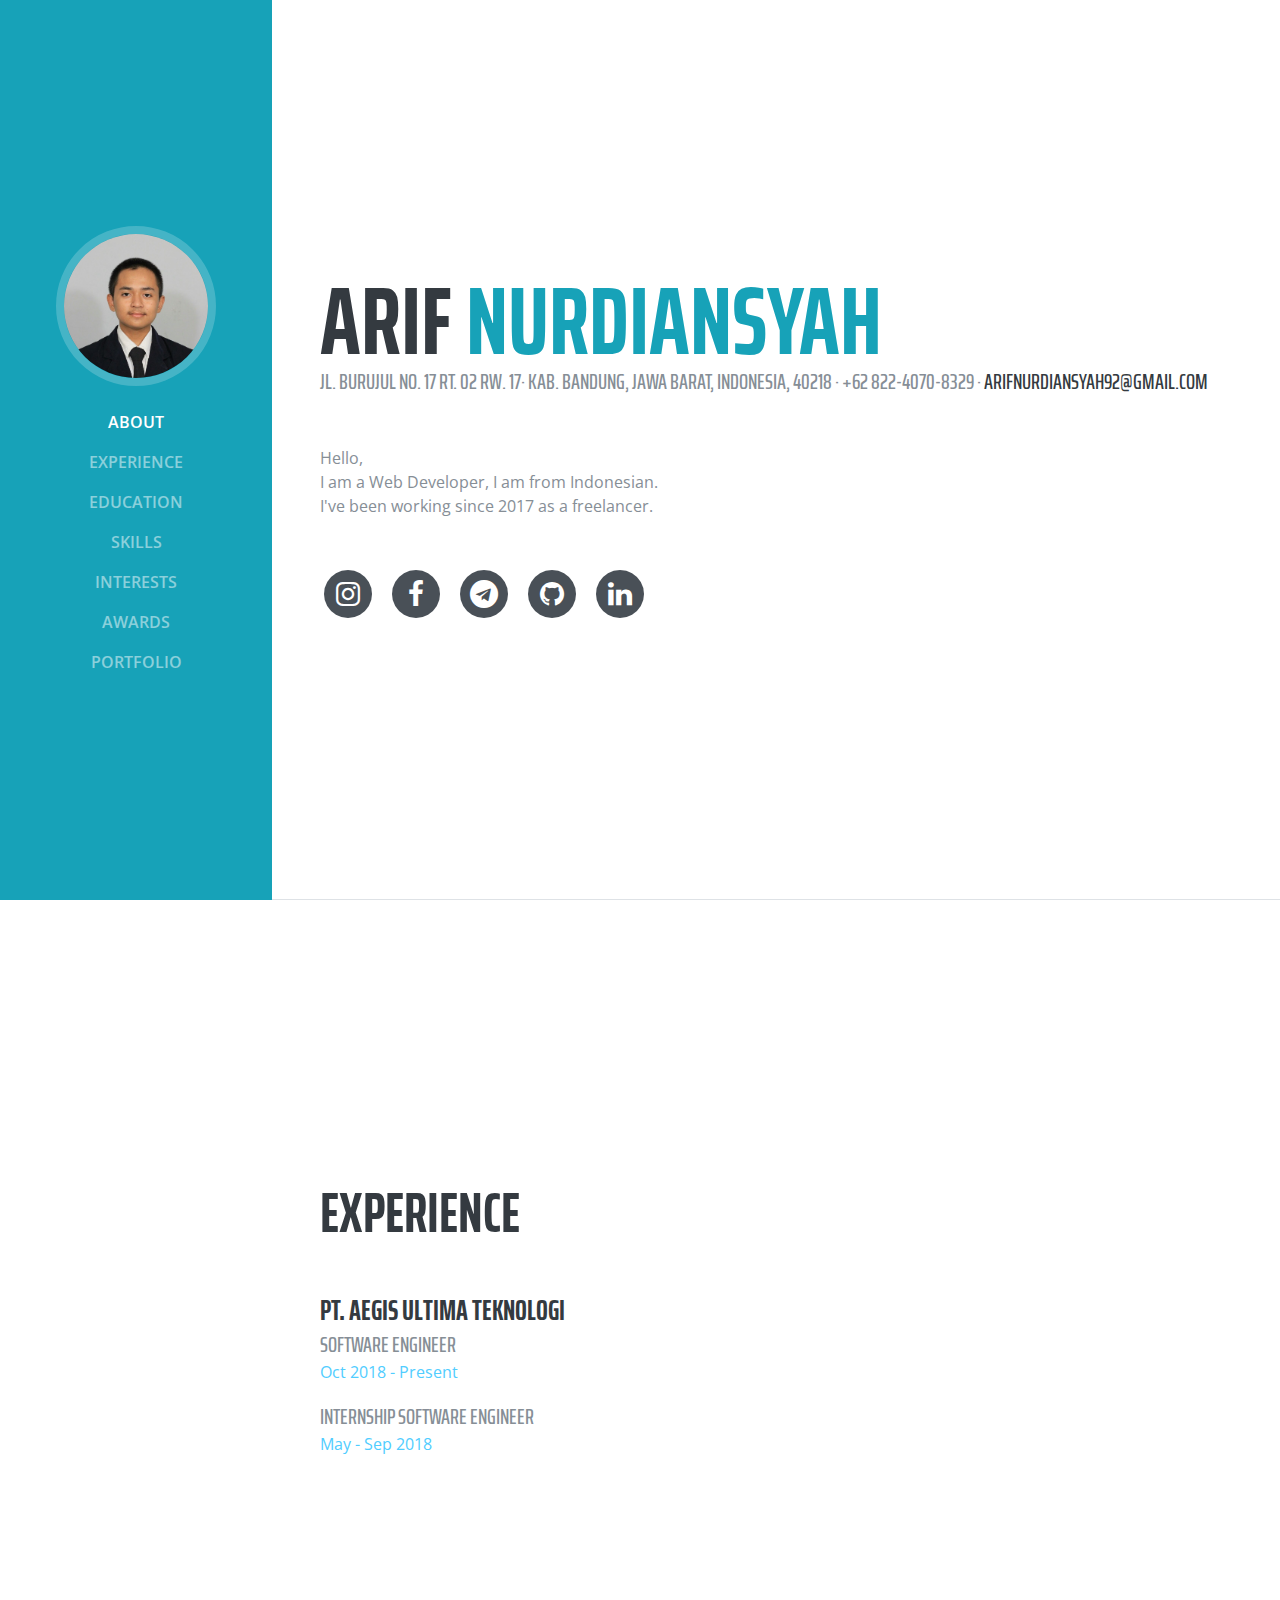
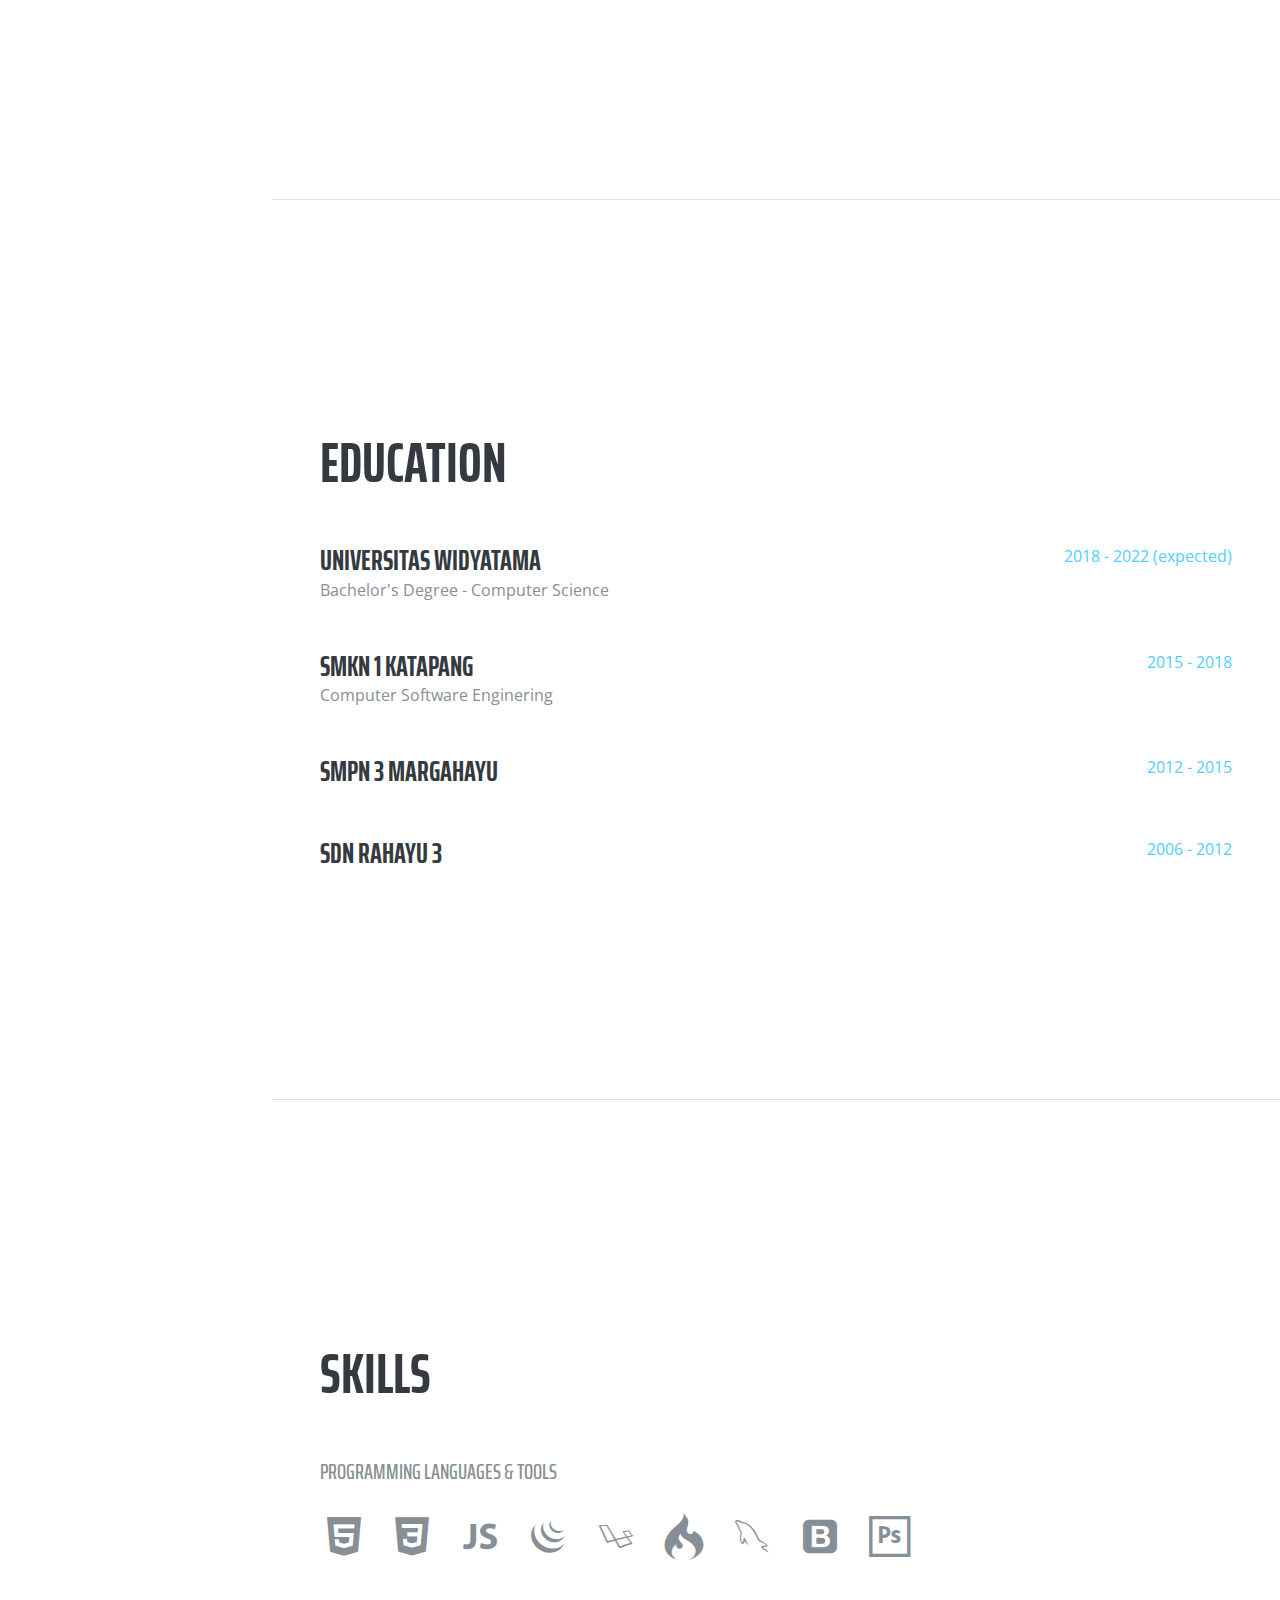
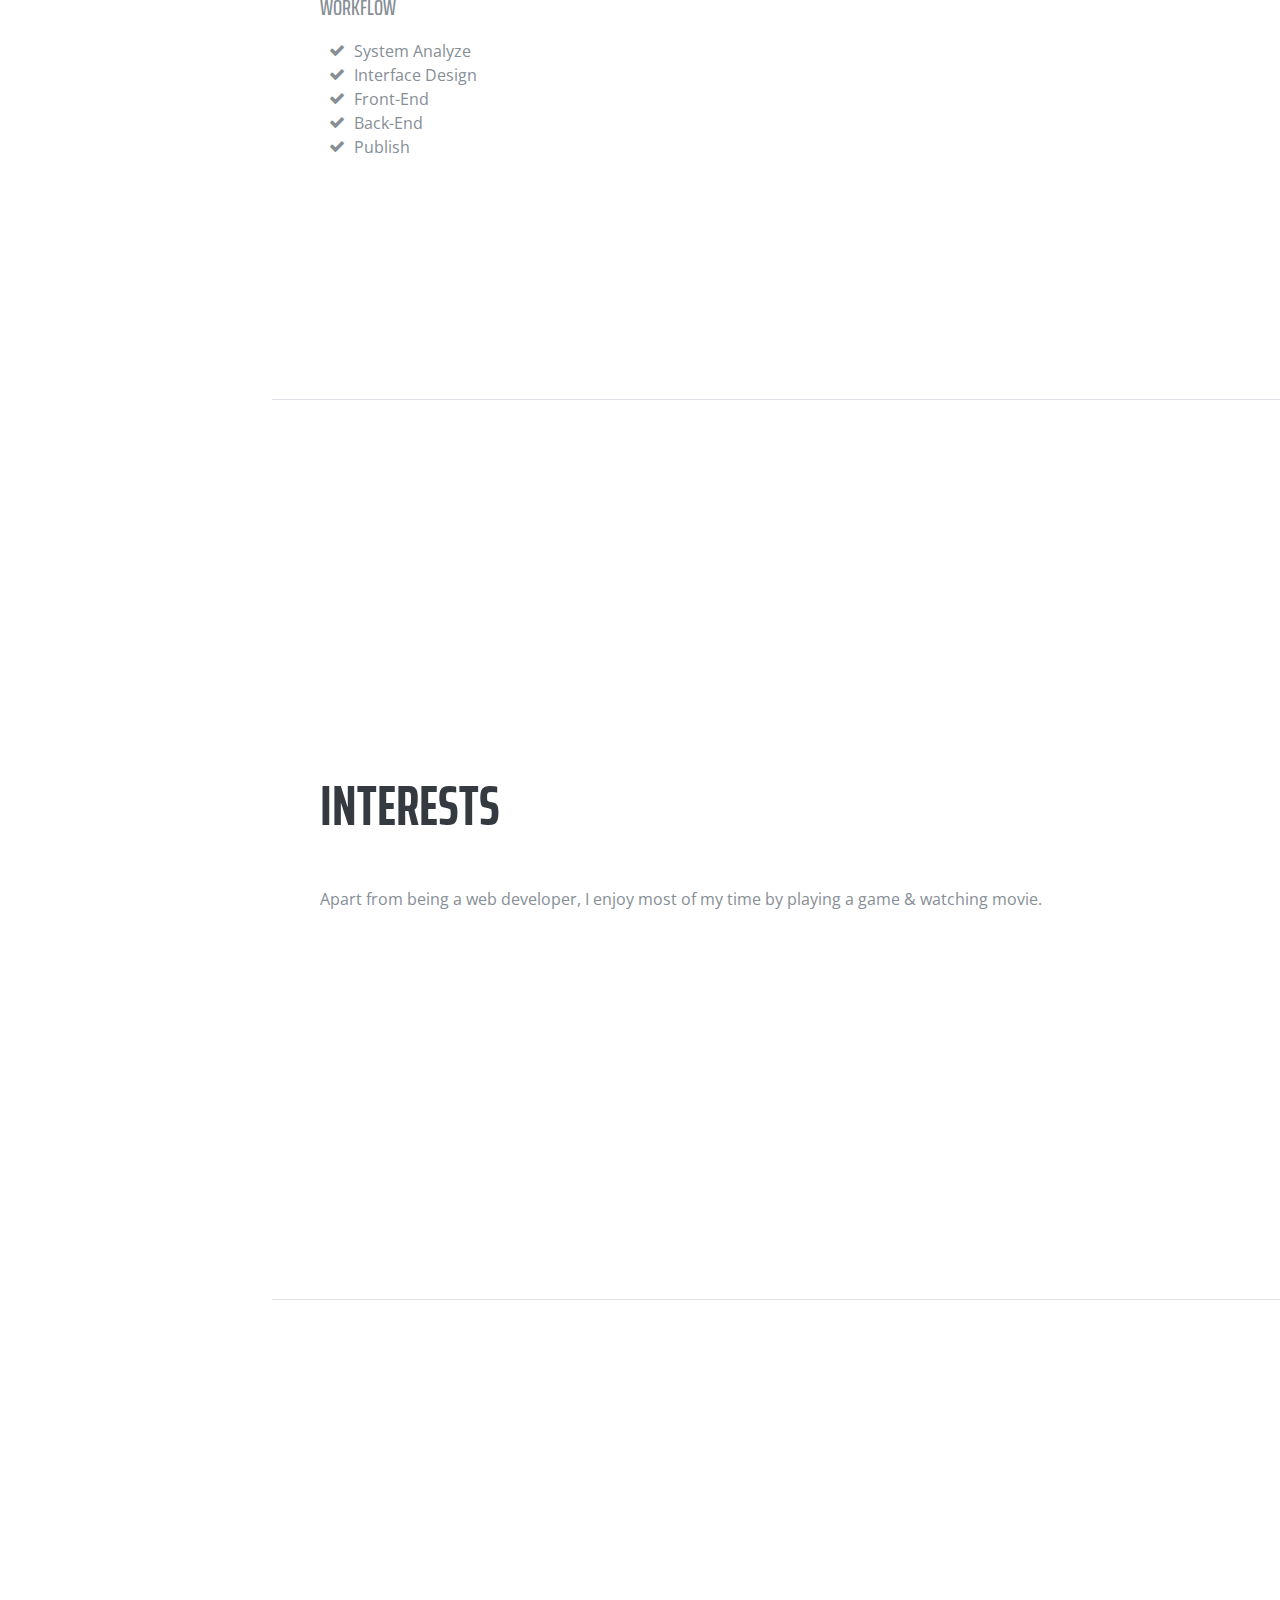
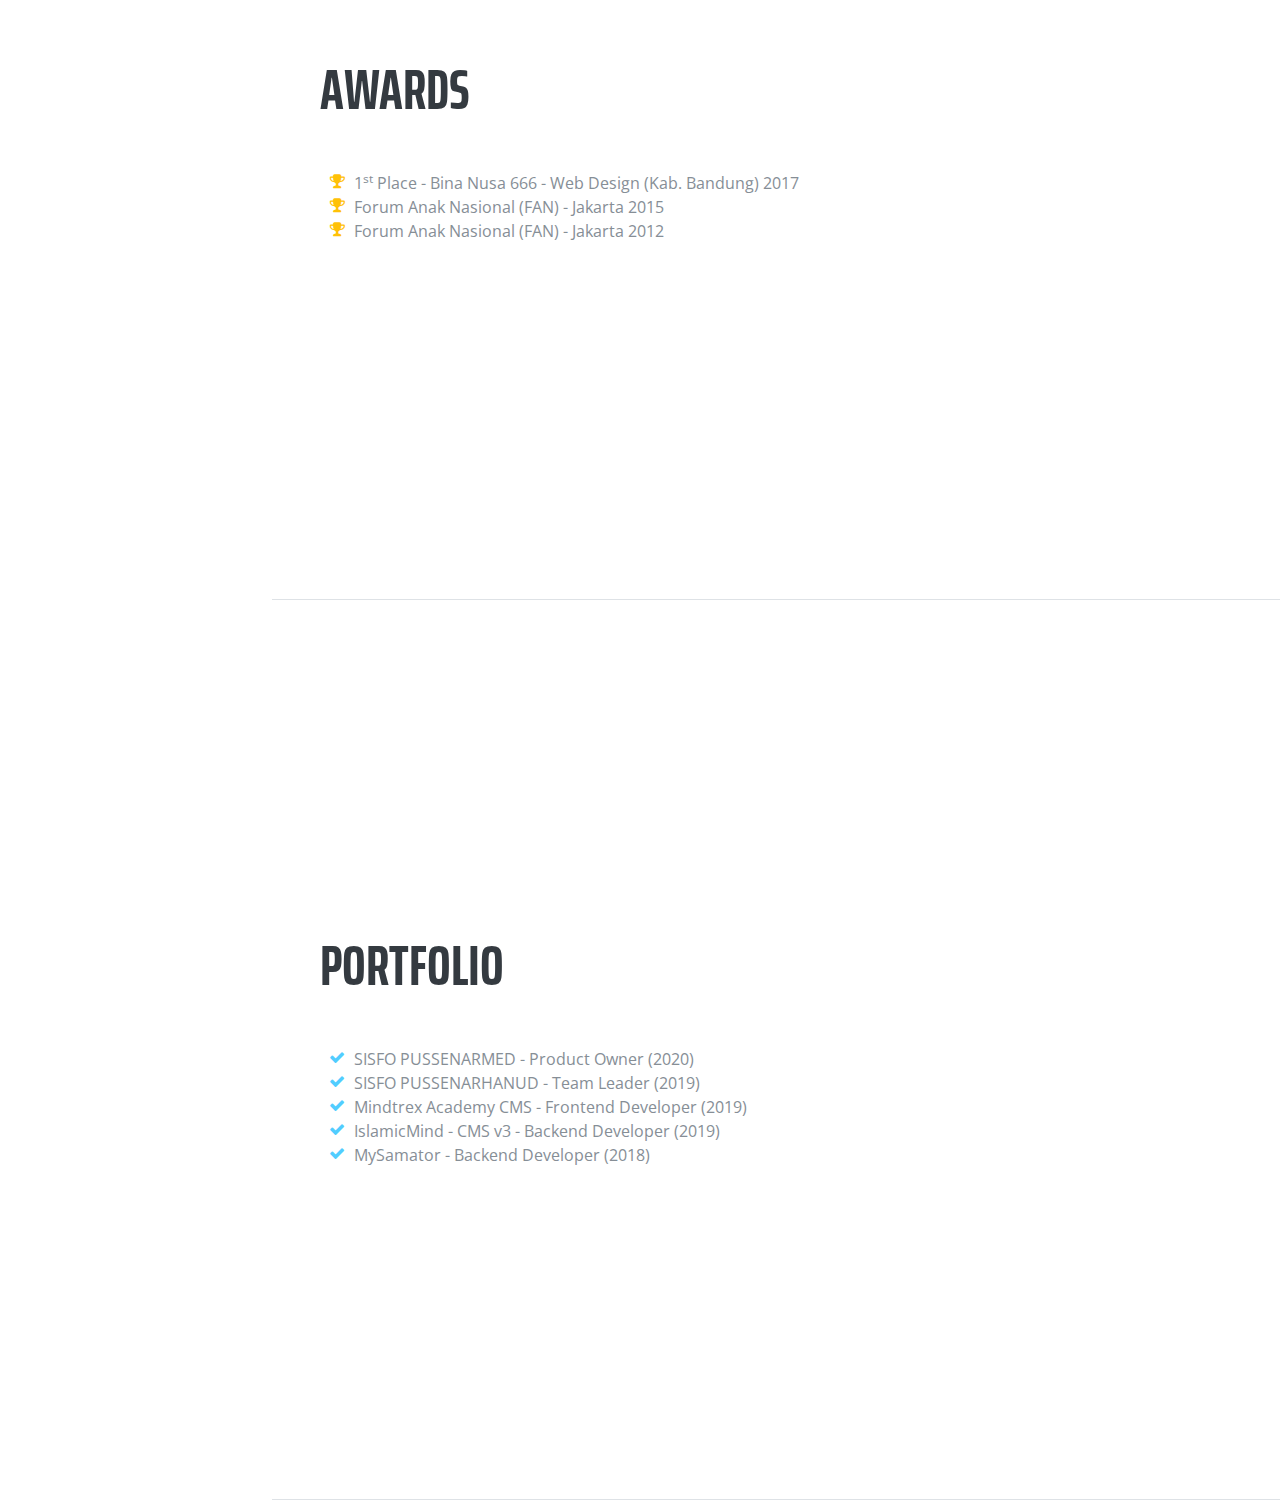
<file: index.html>
<!DOCTYPE html>
<html lang="en">
  <head>
    <meta charset="utf-8" />
    <meta
      name="viewport"
      content="width=device-width, initial-scale=1, shrink-to-fit=no"
    />
    <meta name="description" content="" />
    <meta name="author" content="" />

    <title>Arif Nurdiansyah - Web Developer</title>

    <!-- Bootstrap core CSS -->
    <link href="vendor/bootstrap/css/bootstrap.min.css" rel="stylesheet" />

    <!-- Custom fonts for this template -->
    <link
      href="https://fonts.googleapis.com/css?family=Saira+Extra+Condensed:100,200,300,400,500,600,700,800,900"
      rel="stylesheet"
    />
    <link
      href="https://fonts.googleapis.com/css?family=Open+Sans:300,300i,400,400i,600,600i,700,700i,800,800i"
      rel="stylesheet"
    />
    <link
      href="vendor/font-awesome/css/font-awesome.min.css"
      rel="stylesheet"
    />
    <link href="vendor/devicons/css/devicons.min.css" rel="stylesheet" />
    <link
      href="vendor/simple-line-icons/css/simple-line-icons.css"
      rel="stylesheet"
    />

    <!-- Custom styles for this template -->
    <link href="css/resume.min.css" rel="stylesheet" />
  </head>

  <body id="page-top">
    <nav
      class="navbar navbar-expand-lg navbar-dark bg-info fixed-top"
      id="sideNav"
    >
      <a class="navbar-brand js-scroll-trigger" href="#page-top">
        <span class="d-none d-lg-block">
          <img
            class="img-fluid img-profile rounded-circle mx-auto mb-2"
            src="img/profile.jpg"
            alt=""
          />
        </span>
      </a>
      <button
        class="navbar-toggler"
        type="button"
        data-toggle="collapse"
        data-target="#navbarSupportedContent"
        aria-controls="navbarSupportedContent"
        aria-expanded="false"
        aria-label="Toggle navigation"
      >
        <span class="navbar-toggler-icon"></span>
      </button>
      <div class="collapse navbar-collapse" id="navbarSupportedContent">
        <ul class="navbar-nav">
          <li class="nav-item">
            <a class="nav-link js-scroll-trigger" href="#about">About</a>
          </li>
          <li class="nav-item">
            <a class="nav-link js-scroll-trigger" href="#experience"
              >Experience</a
            >
          </li>
          <li class="nav-item">
            <a class="nav-link js-scroll-trigger" href="#education"
              >Education</a
            >
          </li>
          <li class="nav-item">
            <a class="nav-link js-scroll-trigger" href="#skills">Skills</a>
          </li>
          <li class="nav-item">
            <a class="nav-link js-scroll-trigger" href="#interests"
              >Interests</a
            >
          </li>
          <li class="nav-item">
            <a class="nav-link js-scroll-trigger" href="#awards">Awards</a>
          </li>
          <li class="nav-item">
            <a class="nav-link js-scroll-trigger" href="#portfolio"
              >Portfolio</a
            >
          </li>
        </ul>
      </div>
    </nav>

    <div class="container-fluid p-0">
      <section class="resume-section p-3 p-lg-5 d-flex d-column" id="about">
        <div class="my-auto">
          <h1 class="mb-0">
            Arif
            <span class="text-info">Nurdiansyah</span>
          </h1>
          <div class="subheading mb-5">
            Jl. Burujul No. 17 RT. 02 RW. 17· Kab. Bandung, Jawa Barat,
            Indonesia, 40218 · +62 822-4070-8329 ·
            <a href="mailto:name@email.com" class="text-dark"
              >arifnurdiansyah92@gmail.com</a
            >
          </div>
          <p class="mb-5">
            Hello,
            <br />
            I am a Web Developer, I am from Indonesian. <br />
            I've been working since 2017 as a freelancer.
          </p>
          <ul class="list-inline list-social-icons mb-0">
            <li class="list-inline-item">
              <a
                href="https://www.instagram.com/codingforbabies"
                target="_blank"
              >
                <span class="fa-stack fa-lg">
                  <i class="fa fa-circle fa-stack-2x"></i>
                  <i class="fa fa-instagram fa-stack-1x fa-inverse"></i>
                </span>
              </a>
            </li>
            <li class="list-inline-item">
              <a href="https://web.facebook.com/arifn.27" target="_blank">
                <span class="fa-stack fa-lg">
                  <i class="fa fa-circle fa-stack-2x"></i>
                  <i class="fa fa-facebook fa-stack-1x fa-inverse"></i>
                </span>
              </a>
            </li>
            <li class="list-inline-item">
              <a href="https://t.me/ANDev" target="_blank">
                <span class="fa-stack fa-lg">
                  <i class="fa fa-circle fa-stack-2x"></i>
                  <i class="fa fa-telegram fa-stack-1x fa-inverse"></i>
                </span>
              </a>
            </li>
            <li class="list-inline-item">
              <a href="https://github.com/arifnurdiansyah92/" target="_blank">
                <span class="fa-stack fa-lg">
                  <i class="fa fa-circle fa-stack-2x"></i>
                  <i class="fa fa-github fa-stack-1x fa-inverse"></i>
                </span>
              </a>
            </li>
            <li class="list-inline-item">
              <a
                href="https://www.linkedin.com/in/arif-nurdiansyah-016790165/"
                target="_blank"
              >
                <span class="fa-stack fa-lg">
                  <i class="fa fa-circle fa-stack-2x"></i>
                  <i class="fa fa-linkedin fa-stack-1x fa-inverse"></i>
                </span>
              </a>
            </li>
          </ul>
        </div>
      </section>

      <section
        class="resume-section p-3 p-lg-5 d-flex flex-column"
        id="experience"
      >
        <div class="my-auto">
          <h2 class="mb-5">Experience</h2>

          <div class="resume-item d-flex flex-column flex-md-row mb-5">
            <div class="resume-content mr-auto">
              <h3 class="mb-0">PT. Aegis Ultima Teknologi</h3>
              <div class="mb-3">
                <div class="subheading">Software Engineer</div>
                <span class="text-primary">Oct 2018 - Present</span>
              </div>
              <div class="mb-3">
                <div class="subheading">Internship Software Engineer</div>
                <span class="text-primary">May - Sep 2018</span>
              </div>
            </div>
          </div>
        </div>
      </section>

      <section
        class="resume-section p-3 p-lg-5 d-flex flex-column"
        id="education"
      >
        <div class="my-auto">
          <h2 class="mb-5">Education</h2>
          <div class="resume-item d-flex flex-column flex-md-row mb-5">
            <div class="resume-content mr-auto">
              <h3 class="mb-0">Universitas Widyatama</h3>
              <div>Bachelor's Degree - Computer Science</div>
            </div>
            <div class="resume-date text-md-right">
              <span class="text-primary">2018 - 2022 (expected)</span>
            </div>
          </div>
          <div class="resume-item d-flex flex-column flex-md-row mb-5">
            <div class="resume-content mr-auto">
              <h3 class="mb-0">SMKN 1 Katapang</h3>
              <div>Computer Software Enginering</div>
            </div>
            <div class="resume-date text-md-right">
              <span class="text-primary">2015 - 2018</span>
            </div>
          </div>
          <div class="resume-item d-flex flex-column flex-md-row mb-5">
            <div class="resume-content mr-auto">
              <h3 class="mb-0">SMPN 3 Margahayu</h3>
            </div>
            <div class="resume-date text-md-right">
              <span class="text-primary">2012 - 2015</span>
            </div>
          </div>

          <div class="resume-item d-flex flex-column flex-md-row">
            <div class="resume-content mr-auto">
              <h3 class="mb-0">SDN Rahayu 3</h3>
            </div>
            <div class="resume-date text-md-right">
              <span class="text-primary">2006 - 2012</span>
            </div>
          </div>
        </div>
      </section>

      <section class="resume-section p-3 p-lg-5 d-flex flex-column" id="skills">
        <div class="my-auto">
          <h2 class="mb-5">Skills</h2>

          <div class="subheading mb-3">Programming Languages &amp; Tools</div>
          <ul class="list-inline list-icons">
            <li class="list-inline-item">
              <i class="devicons devicons-html5"></i>
            </li>
            <li class="list-inline-item">
              <i class="devicons devicons-css3"></i>
            </li>
            <li class="list-inline-item">
              <i class="devicons devicons-javascript"></i>
            </li>
            <li class="list-inline-item">
              <i class="devicons devicons-jquery"></i>
            </li>
            <li class="list-inline-item">
              <i class="devicons devicons-laravel"></i>
            </li>
            <li class="list-inline-item">
              <i class="devicons devicons-codeigniter"></i>
            </li>
            <li class="list-inline-item">
              <i class="devicons devicons-mysql"></i>
            </li>
            <li class="list-inline-item">
              <i class="devicons devicons-bootstrap"></i>
            </li>
            <li class="list-inline-item">
              <i class="devicons devicons-photoshop"></i>
            </li>
          </ul>

          <div class="subheading mb-3">Workflow</div>
          <ul class="fa-ul mb-0">
            <li>
              <i class="fa-li fa fa-check"></i>
              System Analyze
            </li>
            <li>
              <i class="fa-li fa fa-check"></i>
              Interface Design
            </li>
            <li>
              <i class="fa-li fa fa-check"></i>
              Front-End
            </li>
            <li>
              <i class="fa-li fa fa-check"></i>
              Back-End
            </li>
            <li>
              <i class="fa-li fa fa-check"></i>
              Publish
            </li>
          </ul>
        </div>
      </section>

      <section
        class="resume-section p-3 p-lg-5 d-flex flex-column"
        id="interests"
      >
        <div class="my-auto">
          <h2 class="mb-5">Interests</h2>
          <p>
            Apart from being a web developer, I enjoy most of my time by playing
            a game &amp; watching movie.
          </p>
        </div>
      </section>

      <section class="resume-section p-3 p-lg-5 d-flex flex-column" id="awards">
        <div class="my-auto">
          <h2 class="mb-5">Awards</h2>
          <ul class="fa-ul mb-0">
            <li>
              <i class="fa-li fa fa-trophy text-warning"></i>
              1<sup>st</sup> Place - Bina Nusa 666 - Web Design (Kab. Bandung)
              2017
            </li>
            <li>
              <i class="fa-li fa fa-trophy text-warning"></i>
              Forum Anak Nasional (FAN) - Jakarta 2015
            </li>
            <li>
              <i class="fa-li fa fa-trophy text-warning"></i>
              Forum Anak Nasional (FAN) - Jakarta 2012
            </li>
            <li></li>
          </ul>
        </div>
      </section>
      <section
        class="resume-section p-3 p-lg-5 d-flex flex-column"
        id="portfolio"
      >
        <div class="my-auto">
          <h2 class="mb-5">Portfolio</h2>
          <ul class="fa-ul mb-0">
            <li>
              <i class="fa-li fa fa-check text-primary"></i>
              SISFO PUSSENARMED - Product Owner (2020)
            </li>
            <li>
              <i class="fa-li fa fa-check text-primary"></i>
              SISFO PUSSENARHANUD - Team Leader (2019)
            </li>
            <li>
              <i class="fa-li fa fa-check text-primary"></i>
              Mindtrex Academy CMS - Frontend Developer (2019)
            </li>
            <li>
              <i class="fa-li fa fa-check text-primary"></i>
              IslamicMind - CMS v3 - Backend Developer (2019)
            </li>
            <li>
              <i class="fa-li fa fa-check text-primary"></i>
              MySamator - Backend Developer (2018)
            </li>
          </ul>
        </div>
      </section>
    </div>

    <!-- Bootstrap core JavaScript -->
    <script src="vendor/jquery/jquery.min.js"></script>
    <script src="vendor/bootstrap/js/bootstrap.bundle.min.js"></script>

    <!-- Plugin JavaScript -->
    <script src="vendor/jquery-easing/jquery.easing.min.js"></script>

    <!-- Custom scripts for this template -->
    <script src="js/resume.min.js"></script>
  </body>
</html>
</file>
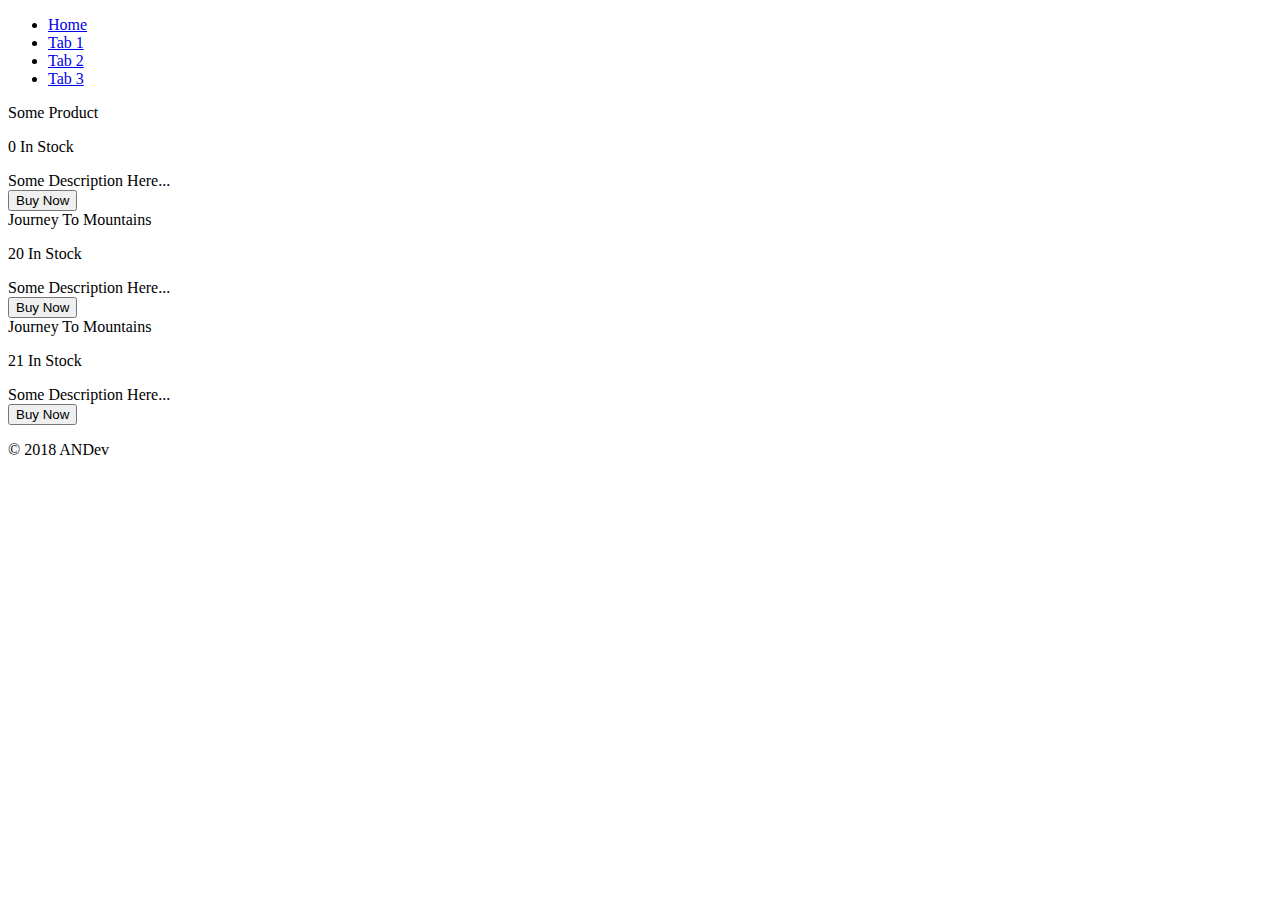
<file: demo/cubealts.html>
<!DOCTYPE html>
<html>

<head>
    <meta charset="utf-8" />
    <meta http-equiv="X-UA-Compatible" content="IE=edge">
    <title>CubeAlts | Demo Simple Alts Pages</title>
    <meta name="viewport" content="width=device-width, initial-scale=1">
    <link rel="stylesheet" href="https://cdn.metroui.org.ua/v4/css/metro-all.min.css">
</head>

<body class="bg-light">
    <div class="container-fluid bg-dark">
        <div class="grid container">
            <div class="row">
                <div class="cell-12 text-center">
                    <span data-role="cube"></span>
                </div>
                <div class="cell-12 text-center">
                    <ul class="h-menu bg-transparent fg-white text-upper">
                        <li>
                            <a class="text-medium fg-lightCrimson-hover" href="#">Home</a>
                        </li>
                        <li>
                            <a class="text-medium fg-lightCrimson-hover" href="#">Tab 1</a>
                        </li>
                        <li>
                            <a class="text-medium fg-lightCrimson-hover" href="#">Tab 2</a>
                        </li>
                        <li>
                            <a class="text-medium fg-lightCrimson-hover" href="#">Tab 3</a>
                        </li>
                    </ul>
                </div>
            </div>
        </div>
    </div>
    <div class="container">
        <div class="row">
            <div class="cell-4">
                <div class="card image-header">
                    <div class="card-header fg-dark" style="background-image: url(http://via.placeholder.com/350x150)">
                        Some Product
                    </div>
                    <div class="card-content p-2">
                        <p class="fg-gray">0 In Stock</p>
                        Some Description Here...
                    </div>
                    <div class="card-footer">
                        <button class="button primary" data-selly-product="c55099a5">Buy Now</button>
                    </div>
                </div>
            </div>
            <div class="cell-4">
                <div class="card image-header">
                    <div class="card-header fg-dark" style="background-image: url(http://via.placeholder.com/350x150)">
                        Journey To Mountains
                    </div>
                    <div class="card-content p-2">
                        <p class="fg-gray">20 In Stock</p>
                        Some Description Here...
                    </div>
                    <div class="card-footer">
                        <button class="button primary">Buy Now</button>
                    </div>
                </div>
            </div>
            <div class="cell-4">
                <div class="card image-header">
                    <div class="card-header fg-dark" style="background-image: url(http://via.placeholder.com/350x150)">
                        Journey To Mountains
                    </div>
                    <div class="card-content p-2">
                        <p class="fg-gray">21 In Stock</p>
                        Some Description Here...                        
                    </div>
                    <div class="card-footer">
                        <button class="button primary">Buy Now</button>
                    </div>
                </div>
            </div>
            <div class="cell-12">
                <p class="fg-gray">&copy; 2018 ANDev</p>
            </div>
        </div>
    </div>

    <script src="https://code.jquery.com/jquery-3.3.1.min.js"></script>
    <script src="https://cdn.metroui.org.ua/v4/js/metro.min.js"></script>
    <script src="https://embed.selly.gg"></script>
</body>

</html>
</file>
<file: vendor/simple-line-icons/css/simple-line-icons.css>
@font-face {
  font-family: 'simple-line-icons';
  src: url('../fonts/Simple-Line-Icons.eot?v=2.4.0');
  src: url('../fonts/Simple-Line-Icons.eot?v=2.4.0#iefix') format('embedded-opentype'), url('../fonts/Simple-Line-Icons.woff2?v=2.4.0') format('woff2'), url('../fonts/Simple-Line-Icons.ttf?v=2.4.0') format('truetype'), url('../fonts/Simple-Line-Icons.woff?v=2.4.0') format('woff'), url('../fonts/Simple-Line-Icons.svg?v=2.4.0#simple-line-icons') format('svg');
  font-weight: normal;
  font-style: normal;
}
/*
 Use the following CSS code if you want to have a class per icon.
 Instead of a list of all class selectors, you can use the generic [class*="icon-"] selector, but it's slower:
*/
.icon-user,
.icon-people,
.icon-user-female,
.icon-user-follow,
.icon-user-following,
.icon-user-unfollow,
.icon-login,
.icon-logout,
.icon-emotsmile,
.icon-phone,
.icon-call-end,
.icon-call-in,
.icon-call-out,
.icon-map,
.icon-location-pin,
.icon-direction,
.icon-directions,
.icon-compass,
.icon-layers,
.icon-menu,
.icon-list,
.icon-options-vertical,
.icon-options,
.icon-arrow-down,
.icon-arrow-left,
.icon-arrow-right,
.icon-arrow-up,
.icon-arrow-up-circle,
.icon-arrow-left-circle,
.icon-arrow-right-circle,
.icon-arrow-down-circle,
.icon-check,
.icon-clock,
.icon-plus,
.icon-minus,
.icon-close,
.icon-event,
.icon-exclamation,
.icon-organization,
.icon-trophy,
.icon-screen-smartphone,
.icon-screen-desktop,
.icon-plane,
.icon-notebook,
.icon-mustache,
.icon-mouse,
.icon-magnet,
.icon-energy,
.icon-disc,
.icon-cursor,
.icon-cursor-move,
.icon-crop,
.icon-chemistry,
.icon-speedometer,
.icon-shield,
.icon-screen-tablet,
.icon-magic-wand,
.icon-hourglass,
.icon-graduation,
.icon-ghost,
.icon-game-controller,
.icon-fire,
.icon-eyeglass,
.icon-envelope-open,
.icon-envelope-letter,
.icon-bell,
.icon-badge,
.icon-anchor,
.icon-wallet,
.icon-vector,
.icon-speech,
.icon-puzzle,
.icon-printer,
.icon-present,
.icon-playlist,
.icon-pin,
.icon-picture,
.icon-handbag,
.icon-globe-alt,
.icon-globe,
.icon-folder-alt,
.icon-folder,
.icon-film,
.icon-feed,
.icon-drop,
.icon-drawer,
.icon-docs,
.icon-doc,
.icon-diamond,
.icon-cup,
.icon-calculator,
.icon-bubbles,
.icon-briefcase,
.icon-book-open,
.icon-basket-loaded,
.icon-basket,
.icon-bag,
.icon-action-undo,
.icon-action-redo,
.icon-wrench,
.icon-umbrella,
.icon-trash,
.icon-tag,
.icon-support,
.icon-frame,
.icon-size-fullscreen,
.icon-size-actual,
.icon-shuffle,
.icon-share-alt,
.icon-share,
.icon-rocket,
.icon-question,
.icon-pie-chart,
.icon-pencil,
.icon-note,
.icon-loop,
.icon-home,
.icon-grid,
.icon-graph,
.icon-microphone,
.icon-music-tone-alt,
.icon-music-tone,
.icon-earphones-alt,
.icon-earphones,
.icon-equalizer,
.icon-like,
.icon-dislike,
.icon-control-start,
.icon-control-rewind,
.icon-control-play,
.icon-control-pause,
.icon-control-forward,
.icon-control-end,
.icon-volume-1,
.icon-volume-2,
.icon-volume-off,
.icon-calendar,
.icon-bulb,
.icon-chart,
.icon-ban,
.icon-bubble,
.icon-camrecorder,
.icon-camera,
.icon-cloud-download,
.icon-cloud-upload,
.icon-envelope,
.icon-eye,
.icon-flag,
.icon-heart,
.icon-info,
.icon-key,
.icon-link,
.icon-lock,
.icon-lock-open,
.icon-magnifier,
.icon-magnifier-add,
.icon-magnifier-remove,
.icon-paper-clip,
.icon-paper-plane,
.icon-power,
.icon-refresh,
.icon-reload,
.icon-settings,
.icon-star,
.icon-symbol-female,
.icon-symbol-male,
.icon-target,
.icon-credit-card,
.icon-paypal,
.icon-social-tumblr,
.icon-social-twitter,
.icon-social-facebook,
.icon-social-instagram,
.icon-social-linkedin,
.icon-social-pinterest,
.icon-social-github,
.icon-social-google,
.icon-social-reddit,
.icon-social-skype,
.icon-social-dribbble,
.icon-social-behance,
.icon-social-foursqare,
.icon-social-soundcloud,
.icon-social-spotify,
.icon-social-stumbleupon,
.icon-social-youtube,
.icon-social-dropbox,
.icon-social-vkontakte,
.icon-social-steam {
  font-family: 'simple-line-icons';
  speak: none;
  font-style: normal;
  font-weight: normal;
  font-variant: normal;
  text-transform: none;
  line-height: 1;
  /* Better Font Rendering =========== */
  -webkit-font-smoothing: antialiased;
  -moz-osx-font-smoothing: grayscale;
}
.icon-user:before {
  content: "\e005";
}
.icon-people:before {
  content: "\e001";
}
.icon-user-female:before {
  content: "\e000";
}
.icon-user-follow:before {
  content: "\e002";
}
.icon-user-following:before {
  content: "\e003";
}
.icon-user-unfollow:before {
  content: "\e004";
}
.icon-login:before {
  content: "\e066";
}
.icon-logout:before {
  content: "\e065";
}
.icon-emotsmile:before {
  content: "\e021";
}
.icon-phone:before {
  content: "\e600";
}
.icon-call-end:before {
  content: "\e048";
}
.icon-call-in:before {
  content: "\e047";
}
.icon-call-out:before {
  content: "\e046";
}
.icon-map:before {
  content: "\e033";
}
.icon-location-pin:before {
  content: "\e096";
}
.icon-direction:before {
  content: "\e042";
}
.icon-directions:before {
  content: "\e041";
}
.icon-compass:before {
  content: "\e045";
}
.icon-layers:before {
  content: "\e034";
}
.icon-menu:before {
  content: "\e601";
}
.icon-list:before {
  content: "\e067";
}
.icon-options-vertical:before {
  content: "\e602";
}
.icon-options:before {
  content: "\e603";
}
.icon-arrow-down:before {
  content: "\e604";
}
.icon-arrow-left:before {
  content: "\e605";
}
.icon-arrow-right:before {
  content: "\e606";
}
.icon-arrow-up:before {
  content: "\e607";
}
.icon-arrow-up-circle:before {
  content: "\e078";
}
.icon-arrow-left-circle:before {
  content: "\e07a";
}
.icon-arrow-right-circle:before {
  content: "\e079";
}
.icon-arrow-down-circle:before {
  content: "\e07b";
}
.icon-check:before {
  content: "\e080";
}
.icon-clock:before {
  content: "\e081";
}
.icon-plus:before {
  content: "\e095";
}
.icon-minus:before {
  content: "\e615";
}
.icon-close:before {
  content: "\e082";
}
.icon-event:before {
  content: "\e619";
}
.icon-exclamation:before {
  content: "\e617";
}
.icon-organization:before {
  content: "\e616";
}
.icon-trophy:before {
  content: "\e006";
}
.icon-screen-smartphone:before {
  content: "\e010";
}
.icon-screen-desktop:before {
  content: "\e011";
}
.icon-plane:before {
  content: "\e012";
}
.icon-notebook:before {
  content: "\e013";
}
.icon-mustache:before {
  content: "\e014";
}
.icon-mouse:before {
  content: "\e015";
}
.icon-magnet:before {
  content: "\e016";
}
.icon-energy:before {
  content: "\e020";
}
.icon-disc:before {
  content: "\e022";
}
.icon-cursor:before {
  content: "\e06e";
}
.icon-cursor-move:before {
  content: "\e023";
}
.icon-crop:before {
  content: "\e024";
}
.icon-chemistry:before {
  content: "\e026";
}
.icon-speedometer:before {
  content: "\e007";
}
.icon-shield:before {
  content: "\e00e";
}
.icon-screen-tablet:before {
  content: "\e00f";
}
.icon-magic-wand:before {
  content: "\e017";
}
.icon-hourglass:before {
  content: "\e018";
}
.icon-graduation:before {
  content: "\e019";
}
.icon-ghost:before {
  content: "\e01a";
}
.icon-game-controller:before {
  content: "\e01b";
}
.icon-fire:before {
  content: "\e01c";
}
.icon-eyeglass:before {
  content: "\e01d";
}
.icon-envelope-open:before {
  content: "\e01e";
}
.icon-envelope-letter:before {
  content: "\e01f";
}
.icon-bell:before {
  content: "\e027";
}
.icon-badge:before {
  content: "\e028";
}
.icon-anchor:before {
  content: "\e029";
}
.icon-wallet:before {
  content: "\e02a";
}
.icon-vector:before {
  content: "\e02b";
}
.icon-speech:before {
  content: "\e02c";
}
.icon-puzzle:before {
  content: "\e02d";
}
.icon-printer:before {
  content: "\e02e";
}
.icon-present:before {
  content: "\e02f";
}
.icon-playlist:before {
  content: "\e030";
}
.icon-pin:before {
  content: "\e031";
}
.icon-picture:before {
  content: "\e032";
}
.icon-handbag:before {
  content: "\e035";
}
.icon-globe-alt:before {
  content: "\e036";
}
.icon-globe:before {
  content: "\e037";
}
.icon-folder-alt:before {
  content: "\e039";
}
.icon-folder:before {
  content: "\e089";
}
.icon-film:before {
  content: "\e03a";
}
.icon-feed:before {
  content: "\e03b";
}
.icon-drop:before {
  content: "\e03e";
}
.icon-drawer:before {
  content: "\e03f";
}
.icon-docs:before {
  content: "\e040";
}
.icon-doc:before {
  content: "\e085";
}
.icon-diamond:before {
  content: "\e043";
}
.icon-cup:before {
  content: "\e044";
}
.icon-calculator:before {
  content: "\e049";
}
.icon-bubbles:before {
  content: "\e04a";
}
.icon-briefcase:before {
  content: "\e04b";
}
.icon-book-open:before {
  content: "\e04c";
}
.icon-basket-loaded:before {
  content: "\e04d";
}
.icon-basket:before {
  content: "\e04e";
}
.icon-bag:before {
  content: "\e04f";
}
.icon-action-undo:before {
  content: "\e050";
}
.icon-action-redo:before {
  content: "\e051";
}
.icon-wrench:before {
  content: "\e052";
}
.icon-umbrella:before {
  content: "\e053";
}
.icon-trash:before {
  content: "\e054";
}
.icon-tag:before {
  content: "\e055";
}
.icon-support:before {
  content: "\e056";
}
.icon-frame:before {
  content: "\e038";
}
.icon-size-fullscreen:before {
  content: "\e057";
}
.icon-size-actual:before {
  content: "\e058";
}
.icon-shuffle:before {
  content: "\e059";
}
.icon-share-alt:before {
  content: "\e05a";
}
.icon-share:before {
  content: "\e05b";
}
.icon-rocket:before {
  content: "\e05c";
}
.icon-question:before {
  content: "\e05d";
}
.icon-pie-chart:before {
  content: "\e05e";
}
.icon-pencil:before {
  content: "\e05f";
}
.icon-note:before {
  content: "\e060";
}
.icon-loop:before {
  content: "\e064";
}
.icon-home:before {
  content: "\e069";
}
.icon-grid:before {
  content: "\e06a";
}
.icon-graph:before {
  content: "\e06b";
}
.icon-microphone:before {
  content: "\e063";
}
.icon-music-tone-alt:before {
  content: "\e061";
}
.icon-music-tone:before {
  content: "\e062";
}
.icon-earphones-alt:before {
  content: "\e03c";
}
.icon-earphones:before {
  content: "\e03d";
}
.icon-equalizer:before {
  content: "\e06c";
}
.icon-like:before {
  content: "\e068";
}
.icon-dislike:before {
  content: "\e06d";
}
.icon-control-start:before {
  content: "\e06f";
}
.icon-control-rewind:before {
  content: "\e070";
}
.icon-control-play:before {
  content: "\e071";
}
.icon-control-pause:before {
  content: "\e072";
}
.icon-control-forward:before {
  content: "\e073";
}
.icon-control-end:before {
  content: "\e074";
}
.icon-volume-1:before {
  content: "\e09f";
}
.icon-volume-2:before {
  content: "\e0a0";
}
.icon-volume-off:before {
  content: "\e0a1";
}
.icon-calendar:before {
  content: "\e075";
}
.icon-bulb:before {
  content: "\e076";
}
.icon-chart:before {
  content: "\e077";
}
.icon-ban:before {
  content: "\e07c";
}
.icon-bubble:before {
  content: "\e07d";
}
.icon-camrecorder:before {
  content: "\e07e";
}
.icon-camera:before {
  content: "\e07f";
}
.icon-cloud-download:before {
  content: "\e083";
}
.icon-cloud-upload:before {
  content: "\e084";
}
.icon-envelope:before {
  content: "\e086";
}
.icon-eye:before {
  content: "\e087";
}
.icon-flag:before {
  content: "\e088";
}
.icon-heart:before {
  content: "\e08a";
}
.icon-info:before {
  content: "\e08b";
}
.icon-key:before {
  content: "\e08c";
}
.icon-link:before {
  content: "\e08d";
}
.icon-lock:before {
  content: "\e08e";
}
.icon-lock-open:before {
  content: "\e08f";
}
.icon-magnifier:before {
  content: "\e090";
}
.icon-magnifier-add:before {
  content: "\e091";
}
.icon-magnifier-remove:before {
  content: "\e092";
}
.icon-paper-clip:before {
  content: "\e093";
}
.icon-paper-plane:before {
  content: "\e094";
}
.icon-power:before {
  content: "\e097";
}
.icon-refresh:before {
  content: "\e098";
}
.icon-reload:before {
  content: "\e099";
}
.icon-settings:before {
  content: "\e09a";
}
.icon-star:before {
  content: "\e09b";
}
.icon-symbol-female:before {
  content: "\e09c";
}
.icon-symbol-male:before {
  content: "\e09d";
}
.icon-target:before {
  content: "\e09e";
}
.icon-credit-card:before {
  content: "\e025";
}
.icon-paypal:before {
  content: "\e608";
}
.icon-social-tumblr:before {
  content: "\e00a";
}
.icon-social-twitter:before {
  content: "\e009";
}
.icon-social-facebook:before {
  content: "\e00b";
}
.icon-social-instagram:before {
  content: "\e609";
}
.icon-social-linkedin:before {
  content: "\e60a";
}
.icon-social-pinterest:before {
  content: "\e60b";
}
.icon-social-github:before {
  content: "\e60c";
}
.icon-social-google:before {
  content: "\e60d";
}
.icon-social-reddit:before {
  content: "\e60e";
}
.icon-social-skype:before {
  content: "\e60f";
}
.icon-social-dribbble:before {
  content: "\e00d";
}
.icon-social-behance:before {
  content: "\e610";
}
.icon-social-foursqare:before {
  content: "\e611";
}
.icon-social-soundcloud:before {
  content: "\e612";
}
.icon-social-spotify:before {
  content: "\e613";
}
.icon-social-stumbleupon:before {
  content: "\e614";
}
.icon-social-youtube:before {
  content: "\e008";
}
.icon-social-dropbox:before {
  content: "\e00c";
}
.icon-social-vkontakte:before {
  content: "\e618";
}
.icon-social-steam:before {
  content: "\e620";
}
</file>
<file: vendor/devicons/css/devicons.min.css>
/*!
 *  Devicons 1.8.0 made by Theodore Vorillas / http://vorillaz.com 
 */
@font-face{font-family:devicons;src:url(../fonts/devicons.eot?xqxft6);src:url(../fonts/devicons.eot?#iefixxqxft6) format("embedded-opentype"),url(../fonts/devicons.woff?xqxft6) format("woff"),url(../fonts/devicons.ttf?xqxft6) format("truetype"),url(../fonts/devicons.svg?xqxft6#devicons) format("svg");font-weight:400;font-style:normal}.devicons{font-family:devicons;speak:none;font-style:normal;font-weight:400;font-variant:normal;text-transform:none;line-height:1;-webkit-font-smoothing:antialiased;-moz-osx-font-smoothing:grayscale}.devicons-git:before{content:"\e602"}.devicons-git_compare:before{content:"\e628"}.devicons-git_branch:before{content:"\e625"}.devicons-git_commit:before{content:"\e629"}.devicons-git_pull_request:before{content:"\e626"}.devicons-git_merge:before{content:"\e627"}.devicons-bitbucket:before{content:"\e603"}.devicons-github_alt:before{content:"\e608"}.devicons-github_badge:before{content:"\e609"}.devicons-github:before{content:"\e60a"}.devicons-github_full:before{content:"\e617"}.devicons-java:before{content:"\e638"}.devicons-ruby:before{content:"\e639"}.devicons-scala:before{content:"\e637"}.devicons-python:before{content:"\e63c"}.devicons-go:before{content:"\e624"}.devicons-ruby_on_rails:before{content:"\e63b"}.devicons-django:before{content:"\e61d"}.devicons-markdown:before{content:"\e63e"}.devicons-php:before{content:"\e63d"}.devicons-mysql:before{content:"\e604"}.devicons-streamline:before{content:"\e605"}.devicons-database:before{content:"\e606"}.devicons-laravel:before{content:"\e63f"}.devicons-javascript:before{content:"\e64e"}.devicons-angular:before{content:"\e653"}.devicons-backbone:before{content:"\e652"}.devicons-coffeescript:before{content:"\e651"}.devicons-jquery:before{content:"\e650"}.devicons-modernizr:before{content:"\e620"}.devicons-jquery_ui:before{content:"\e654"}.devicons-ember:before{content:"\e61b"}.devicons-dojo:before{content:"\e61c"}.devicons-nodejs:before{content:"\e619"}.devicons-nodejs_small:before{content:"\e618"}.devicons-javascript_shield:before{content:"\e64f"}.devicons-bootstrap:before{content:"\e647"}.devicons-sass:before{content:"\e64b"}.devicons-css3_full:before{content:"\e64a"}.devicons-css3:before{content:"\e649"}.devicons-html5:before{content:"\e636"}.devicons-html5_multimedia:before{content:"\e632"}.devicons-html5_device_access:before{content:"\e633"}.devicons-html5_3d_effects:before{content:"\e635"}.devicons-html5_connectivity:before{content:"\e634"}.devicons-ghost_small:before{content:"\e614"}.devicons-ghost:before{content:"\e61f"}.devicons-magento:before{content:"\e640"}.devicons-joomla:before{content:"\e641"}.devicons-jekyll_small:before{content:"\e60d"}.devicons-drupal:before{content:"\e642"}.devicons-wordpress:before{content:"\e60b"}.devicons-grunt:before{content:"\e64c"}.devicons-bower:before{content:"\e64d"}.devicons-npm:before{content:"\e61e"}.devicons-yahoo_small:before{content:"\e62b"}.devicons-yahoo:before{content:"\e615"}.devicons-bing_small:before{content:"\e600"}.devicons-windows:before{content:"\e60f"}.devicons-linux:before{content:"\e612"}.devicons-ubuntu:before{content:"\e63a"}.devicons-android:before{content:"\e60e"}.devicons-apple:before{content:"\e611"}.devicons-appstore:before{content:"\e613"}.devicons-phonegap:before{content:"\e630"}.devicons-blackberry:before{content:"\e623"}.devicons-stackoverflow:before{content:"\e610"}.devicons-techcrunch:before{content:"\e62c"}.devicons-codrops:before{content:"\e62f"}.devicons-css_tricks:before{content:"\e601"}.devicons-smashing_magazine:before{content:"\e62d"}.devicons-netmagazine:before{content:"\e62e"}.devicons-codepen:before{content:"\e616"}.devicons-cssdeck:before{content:"\e62a"}.devicons-hackernews:before{content:"\e61a"}.devicons-dropbox:before{content:"\e607"}.devicons-google_drive:before{content:"\e631"}.devicons-visualstudio:before{content:"\e60c"}.devicons-unity_small:before{content:"\e621"}.devicons-raspberry_pi:before{content:"\e622"}.devicons-chrome:before{content:"\e643"}.devicons-ie:before{content:"\e644"}.devicons-firefox:before{content:"\e645"}.devicons-opera:before{content:"\e646"}.devicons-safari:before{content:"\e648"}.devicons-swift:before{content:"\e655"}.devicons-symfony:before{content:"\e656"}.devicons-symfony_badge:before{content:"\e657"}.devicons-less:before{content:"\e658"}.devicons-stylus:before{content:"\e659"}.devicons-trello:before{content:"\e65a"}.devicons-atlassian:before{content:"\e65b"}.devicons-jira:before{content:"\e65c"}.devicons-envato:before{content:"\e65d"}.devicons-snap_svg:before{content:"\e65e"}.devicons-raphael:before{content:"\e65f"}.devicons-google_analytics:before{content:"\e660"}.devicons-compass:before{content:"\e661"}.devicons-onedrive:before{content:"\e662"}.devicons-gulp:before{content:"\e663"}.devicons-atom:before{content:"\e664"}.devicons-cisco:before{content:"\e665"}.devicons-nancy:before{content:"\e666"}.devicons-clojure:before{content:"\e668"}.devicons-clojure_alt:before{content:"\e66a"}.devicons-perl:before{content:"\e669"}.devicons-celluloid:before{content:"\e66b"}.devicons-w3c:before{content:"\e66c"}.devicons-redis:before{content:"\e66d"}.devicons-postgresql:before{content:"\e66e"}.devicons-webplatform:before{content:"\e66f"}.devicons-jenkins:before{content:"\e667"}.devicons-requirejs:before{content:"\e670"}.devicons-opensource:before{content:"\e671"}.devicons-typo3:before{content:"\e672"}.devicons-uikit:before{content:"\e673"}.devicons-doctrine:before{content:"\e674"}.devicons-groovy:before{content:"\e675"}.devicons-nginx:before{content:"\e676"}.devicons-haskell:before{content:"\e677"}.devicons-zend:before{content:"\e678"}.devicons-gnu:before{content:"\e679"}.devicons-yeoman:before{content:"\e67a"}.devicons-heroku:before{content:"\e67b"}.devicons-debian:before{content:"\e67d"}.devicons-travis:before{content:"\e67e"}.devicons-dotnet:before{content:"\e67f"}.devicons-codeigniter:before{content:"\e680"}.devicons-javascript_badge:before{content:"\e681"}.devicons-yii:before{content:"\e682"}.devicons-msql_server:before{content:"\e67c"}.devicons-composer:before{content:"\e683"}.devicons-krakenjs_badge:before{content:"\e684"}.devicons-krakenjs:before{content:"\e685"}.devicons-mozilla:before{content:"\e686"}.devicons-firebase:before{content:"\e687"}.devicons-sizzlejs:before{content:"\e688"}.devicons-creativecommons:before{content:"\e689"}.devicons-creativecommons_badge:before{content:"\e68a"}.devicons-mitlicence:before{content:"\e68b"}.devicons-senchatouch:before{content:"\e68c"}.devicons-bugsense:before{content:"\e68d"}.devicons-extjs:before{content:"\e68e"}.devicons-mootools_badge:before{content:"\e68f"}.devicons-mootools:before{content:"\e690"}.devicons-ruby_rough:before{content:"\e691"}.devicons-komodo:before{content:"\e692"}.devicons-coda:before{content:"\e693"}.devicons-bintray:before{content:"\e694"}.devicons-terminal:before{content:"\e695"}.devicons-code:before{content:"\e696"}.devicons-responsive:before{content:"\e697"}.devicons-dart:before{content:"\e698"}.devicons-aptana:before{content:"\e699"}.devicons-mailchimp:before{content:"\e69a"}.devicons-netbeans:before{content:"\e69b"}.devicons-dreamweaver:before{content:"\e69c"}.devicons-brackets:before{content:"\e69d"}.devicons-eclipse:before{content:"\e69e"}.devicons-cloud9:before{content:"\e69f"}.devicons-scrum:before{content:"\e6a0"}.devicons-prolog:before{content:"\e6a1"}.devicons-terminal_badge:before{content:"\e6a2"}.devicons-code_badge:before{content:"\e6a3"}.devicons-mongodb:before{content:"\e6a4"}.devicons-meteor:before{content:"\e6a5"}.devicons-meteorfull:before{content:"\e6a6"}.devicons-fsharp:before{content:"\e6a7"}.devicons-rust:before{content:"\e6a8"}.devicons-ionic:before{content:"\e6a9"}.devicons-sublime:before{content:"\e6aa"}.devicons-appcelerator:before{content:"\e6ab"}.devicons-asterisk:before{content:"\e6ac"}.devicons-aws:before{content:"\e6ad"}.devicons-digital-ocean:before{content:"\e6ae"}.devicons-dlang:before{content:"\e6af"}.devicons-docker:before{content:"\e6b0"}.devicons-erlang:before{content:"\e6b1"}.devicons-google-cloud-platform:before{content:"\e6b2"}.devicons-grails:before{content:"\e6b3"}.devicons-illustrator:before{content:"\e6b4"}.devicons-intellij:before{content:"\e6b5"}.devicons-materializecss:before{content:"\e6b6"}.devicons-openshift:before{content:"\e6b7"}.devicons-photoshop:before{content:"\e6b8"}.devicons-rackspace:before{content:"\e6b9"}.devicons-react:before{content:"\e6ba"}.devicons-redhat:before{content:"\e6bb"}.devicons-scriptcs:before{content:"\e6bc"}.devicons-sqllite:before{content:"\e6c4"}.devicons-vim:before{content:"\e6c5"}
</file>
<file: css/resume.min.css>
body{font-family:'Open Sans',serif;padding-top:54px;color:#868e96}@media (min-width:992px){body{padding-top:0;padding-left:17rem}}h1,h2,h3,h4,h5,h6{font-family:'Saira Extra Condensed',serif;font-weight:700;text-transform:uppercase;color:#343a40}h1{font-size:6rem;line-height:5.5rem}h2{font-size:3.5rem}.subheading{text-transform:uppercase;font-weight:500;font-family:'Saira Extra Condensed',serif;font-size:1.35rem}.list-social-icons a{color:#495057}.list-social-icons a:hover{color:#51cdff}.list-social-icons a .fa-lg{font-size:1.75rem}.list-icons{font-size:3rem}.list-icons .list-inline-item i:hover{color:#51cdff}#sideNav .navbar-nav .nav-item .nav-link{font-weight:600;text-transform:uppercase}@media (min-width:992px){#sideNav{text-align:center;position:fixed;top:0;left:0;display:flex;flex-direction:column;width:17rem;height:100vh}#sideNav .navbar-brand{display:flex;margin:auto auto 0;padding:.5rem}#sideNav .navbar-brand .img-profile{max-width:10rem;max-height:10rem;border:.5rem solid rgba(255,255,255,.2)}#sideNav .navbar-collapse{display:flex;align-items:flex-start;flex-grow:0;width:100%;margin-bottom:auto}#sideNav .navbar-collapse .navbar-nav{flex-direction:column;width:100%}#sideNav .navbar-collapse .navbar-nav .nav-item{display:block}#sideNav .navbar-collapse .navbar-nav .nav-item .nav-link{display:block}}section.resume-section{border-bottom:1px solid #dee2e6;padding-top:5rem!important;padding-bottom:5rem!important}section.resume-section .resume-item .resume-date{min-width:none}@media (min-width:768px){section.resume-section{min-height:100vh}section.resume-section .resume-item .resume-date{min-width:18rem}}@media (min-width:992px){section.resume-section{padding-top:3rem!important;padding-bottom:3rem!important}}.bg-primary{background-color:#51cdff!important}.text-primary{color:#51cdff!important}a{color:#51cdff}a:active,a:focus,a:hover{color:#51cdff}
</file>
